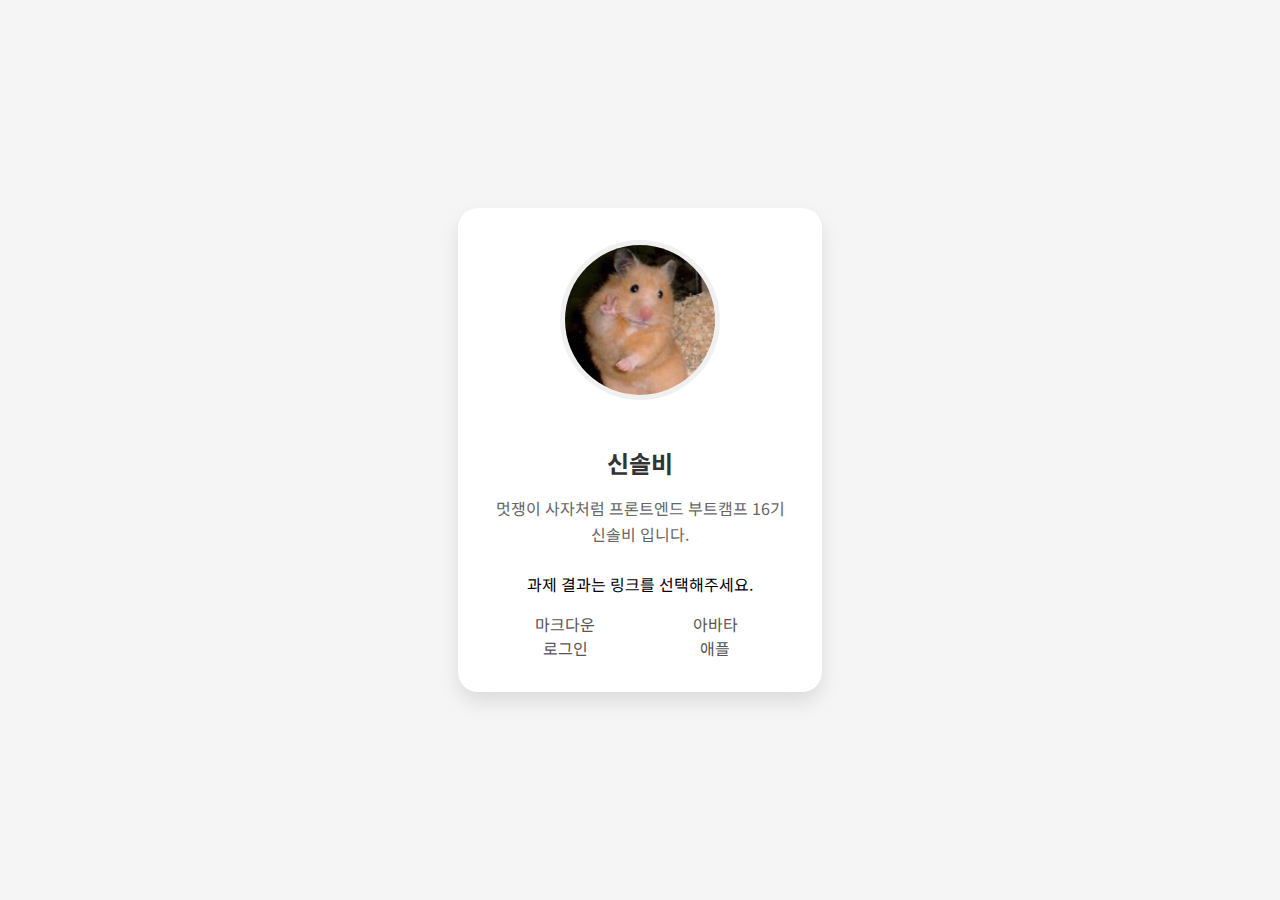
<file: index.html>
<!doctype html>
<html lang="ko">
  <head>
    <meta charset="UTF-8" />
    <meta name="viewport" content="width=device-width, initial-scale=1.0" />
    <title>HTML/CSS 과제</title>
    <style>
      body {
        margin: 0;
        padding: 0;
        font-family: 'Noto Sans KR', sans-serif;
        background-color: #f5f5f5;
        display: flex;
        justify-content: center;
        align-items: center;
        min-height: 100vh;
      }

      .profile-card {
        background: white;
        border-radius: 20px;
        box-shadow: 0 10px 20px rgba(0, 0, 0, 0.1);
        padding: 2rem;
        width: 300px;
        text-align: center;
      }

      .profile-image {
        width: 150px;
        height: 150px;
        border-radius: 50%;
        margin-bottom: 1.5rem;
        object-fit: cover;
        border: 5px solid #f0f0f0;
      }

      .name {
        font-size: 1.5rem;
        font-weight: bold;
        color: #333;
        margin-bottom: 0.5rem;
      }

      .bio {
        color: #666;
        line-height: 1.6;
        margin-bottom: 1.5rem;
      }

      .homework-links {
        display: flex;
        justify-content: center;
        flex-wrap: wrap;
        margin: 0;
        padding: 0;
        list-style: none;
      }

      .homework-links li {
        width: 50%;
      }

      .homework-links a {
        display: block;
        text-align: center;
        color: #555;
        text-decoration: none;
        transition: color 0.3s ease;
      }

      .homework-links a:hover {
        color: #007bff;
      }
    </style>
    <link href="https://fonts.googleapis.com/css2?family=Noto+Sans+KR:wght@400;700&display=swap" rel="stylesheet" />
    <link rel="stylesheet" href="https://cdnjs.cloudflare.com/ajax/libs/font-awesome/5.15.4/css/all.min.css" />
  </head>
  <body>
    <div class="profile-card">
      <!-- 상대 경로로 이미지 삽입하기 -->
      <img src="./src/assets/profiles/hamster.jpeg" alt="신솔비" class="profile-image" />
      <h1 class="name">신솔비</h1>
      <p class="bio">멋쟁이 사자처럼 프론트엔드 부트캠프 16기 신솔비 입니다.</p>
      <p>과제 결과는 링크를 선택해주세요.</p>
      <ul class="homework-links">
        <li><a href="./src/md/markdown.md">마크다운</a></li>
        <li><a href="./src/avatars/avatars.html">아바타</a></li>
        <li><a href="./src/login/login.html">로그인</a></li>
        <li><a href="./src/apple/apple.html">애플</a></li>
      </ul>
    </div>
  </body>
</html>
</file>
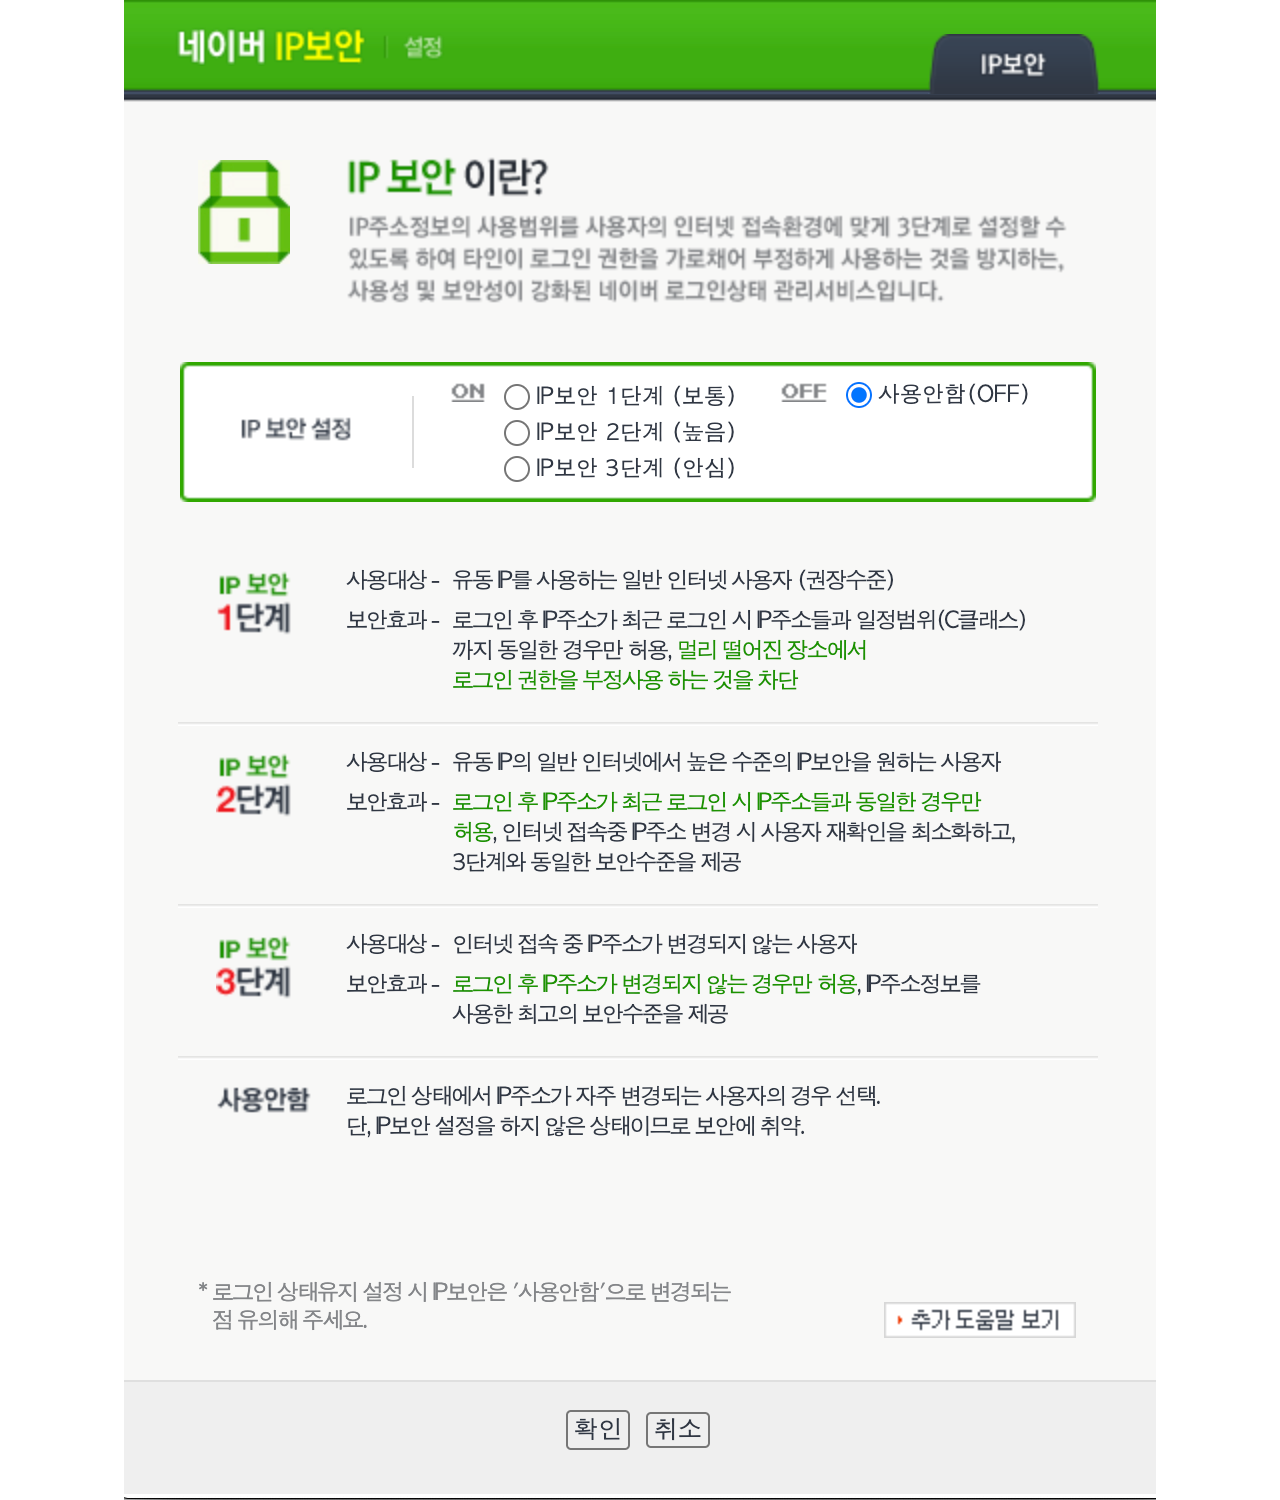
<file: src/login/pages/ip_security.html>
<!doctype html>
<html lang="ko">
  <head>
    <meta charset="UTF-8" />
    <meta name="viewport" content="width=device-width, initial-scale=1.0" />
    <title>네이버 IP 보안 로그인</title>
    <style>
      body {
        margin: 0;
      }

      div {
        display: flex;
        justify-content: center;
      }

      img {
        max-width: 100%;
        height: auto;
        margin: 0 auto;
      }
    </style>
  </head>

  <body>
    <div>
      <img src="./ip-security.png" alt="IP 보안 이란?..." />
    </div>
  </body>
</html>
</file>
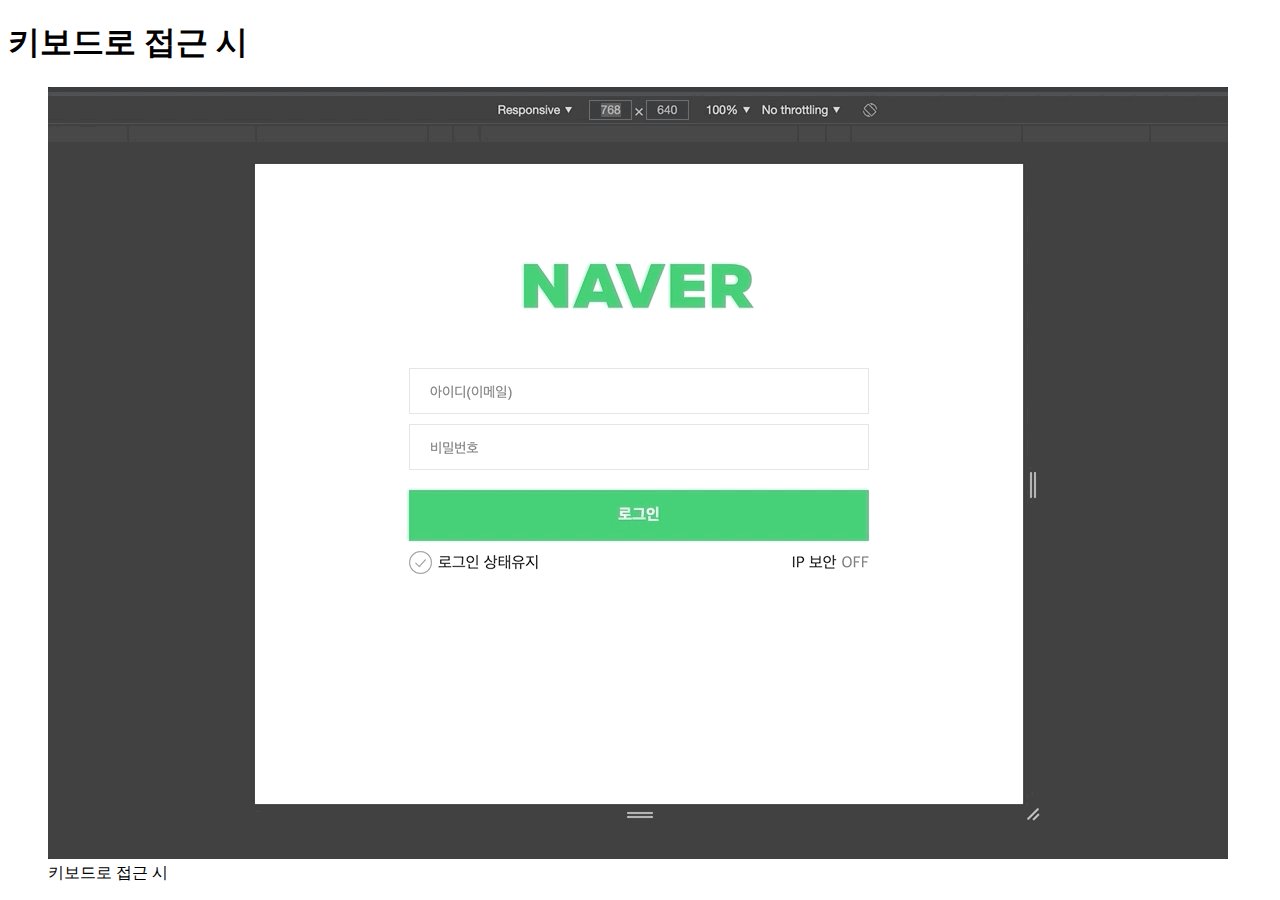
<file: src/login/preview/keyboard.html>
<!doctype html>
<html lang="ko">
  <head>
    <meta charset="UTF-8" />
    <meta name="viewport" content="width=device-width, initial-scale=1.0" />
    <title>키보드로 접근 시</title>
  </head>

  <body>
    <h1>키보드로 접근 시</h1>
    <figure>
      <img src="./images/keyboard.gif" alt="" />
      <figcaption>키보드로 접근 시</figcaption>
    </figure>
  </body>
</html>
</file>
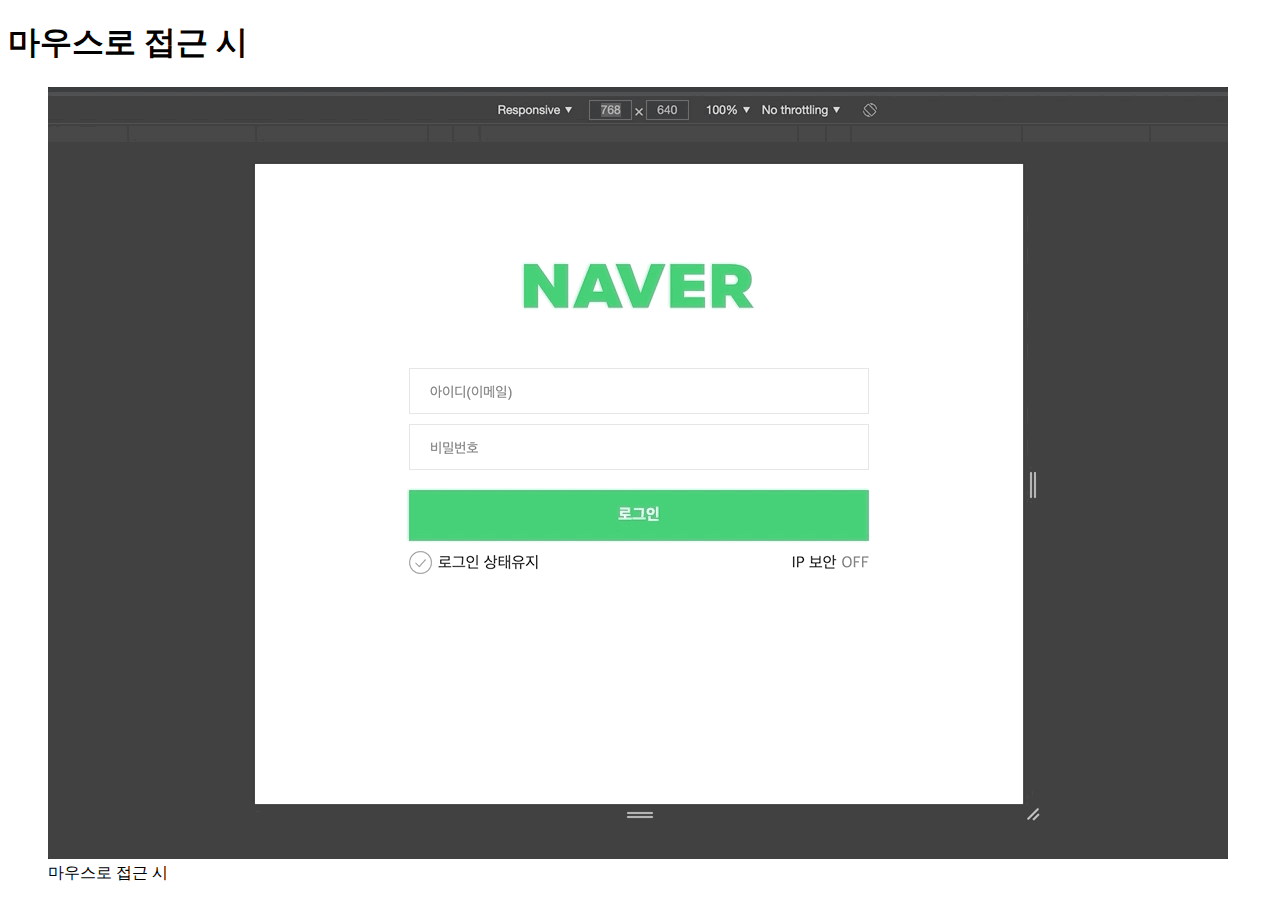
<file: src/login/preview/mouse.html>
<!doctype html>
<html lang="ko">
  <head>
    <meta charset="UTF-8" />
    <meta name="viewport" content="width=device-width, initial-scale=1.0" />
    <title>마우스로 접근 시</title>
  </head>

  <body>
    <h1>마우스로 접근 시</h1>
    <figure>
      <img src="./images/mouse.gif" alt="" />
      <figcaption>마우스로 접근 시</figcaption>
    </figure>
  </body>
</html>
</file>
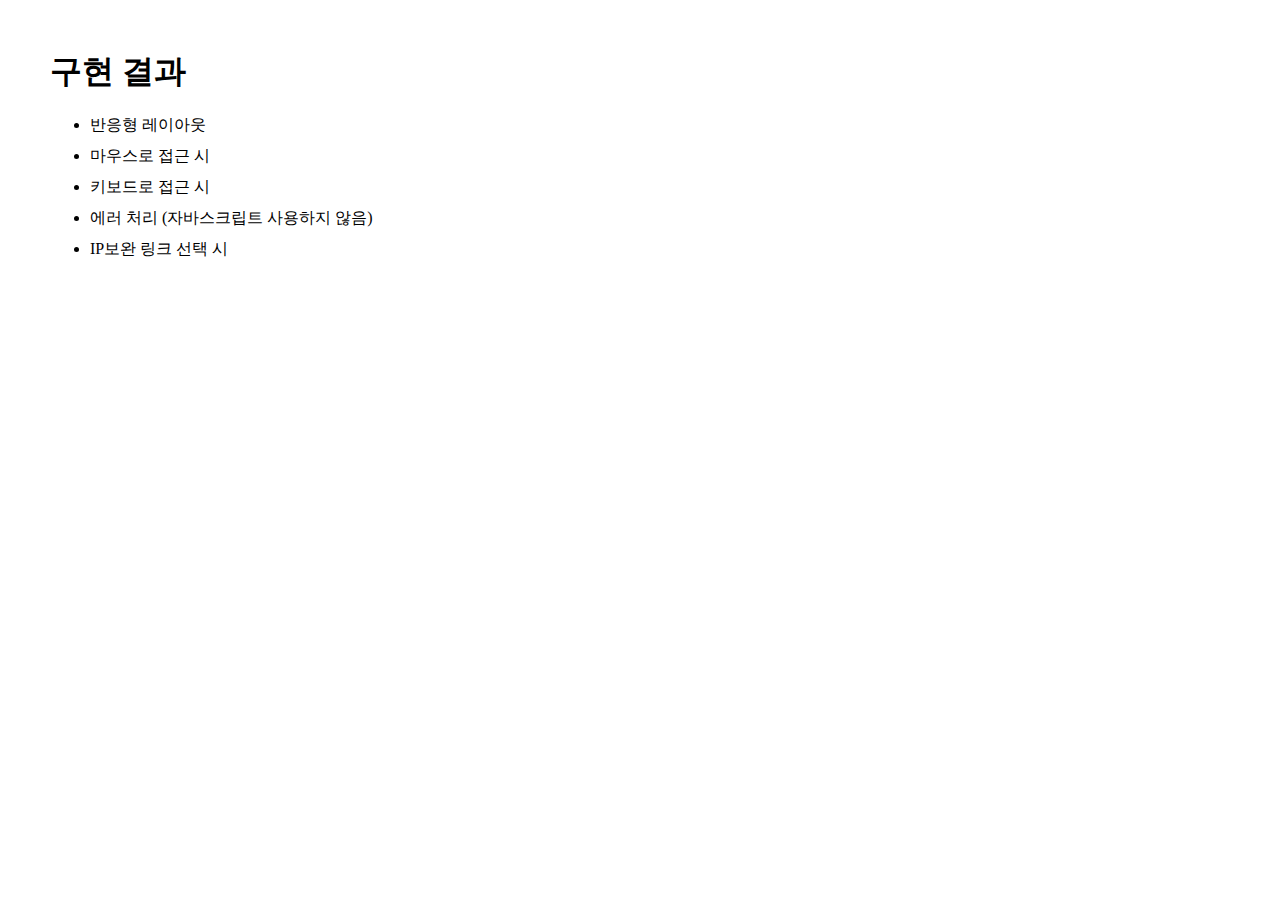
<file: src/login/preview/preview.html>
<!doctype html>
<html lang="ko">
  <head>
    <meta charset="UTF-8" />
    <meta name="viewport" content="width=device-width, initial-scale=1.0" />
    <title>네이버 IP 보안 로그인</title>
    <style>
      body{
        margin: 50px;
      }

      li{
        margin-block: 10px;
      }

      a{
        color: inherit;
        text-decoration: none;
      }
    </style>
  </head>

  <body>
    <h1>구현 결과</h1>
    <ul>
      <li><a href="./rwd.html">반응형 레이아웃</a></li>
      <li><a href="./mouse.html">마우스로 접근 시</a></li>
      <li><a href="./keyboard.html">키보드로 접근 시</a></li>
      <li><a href="./error.html">에러 처리 (자바스크립트 사용하지 않음)</a></li>
      <li><a href="./link.html">IP보완 링크 선택 시</a></li>
    </ul>
  </body>
</html>
</file>
